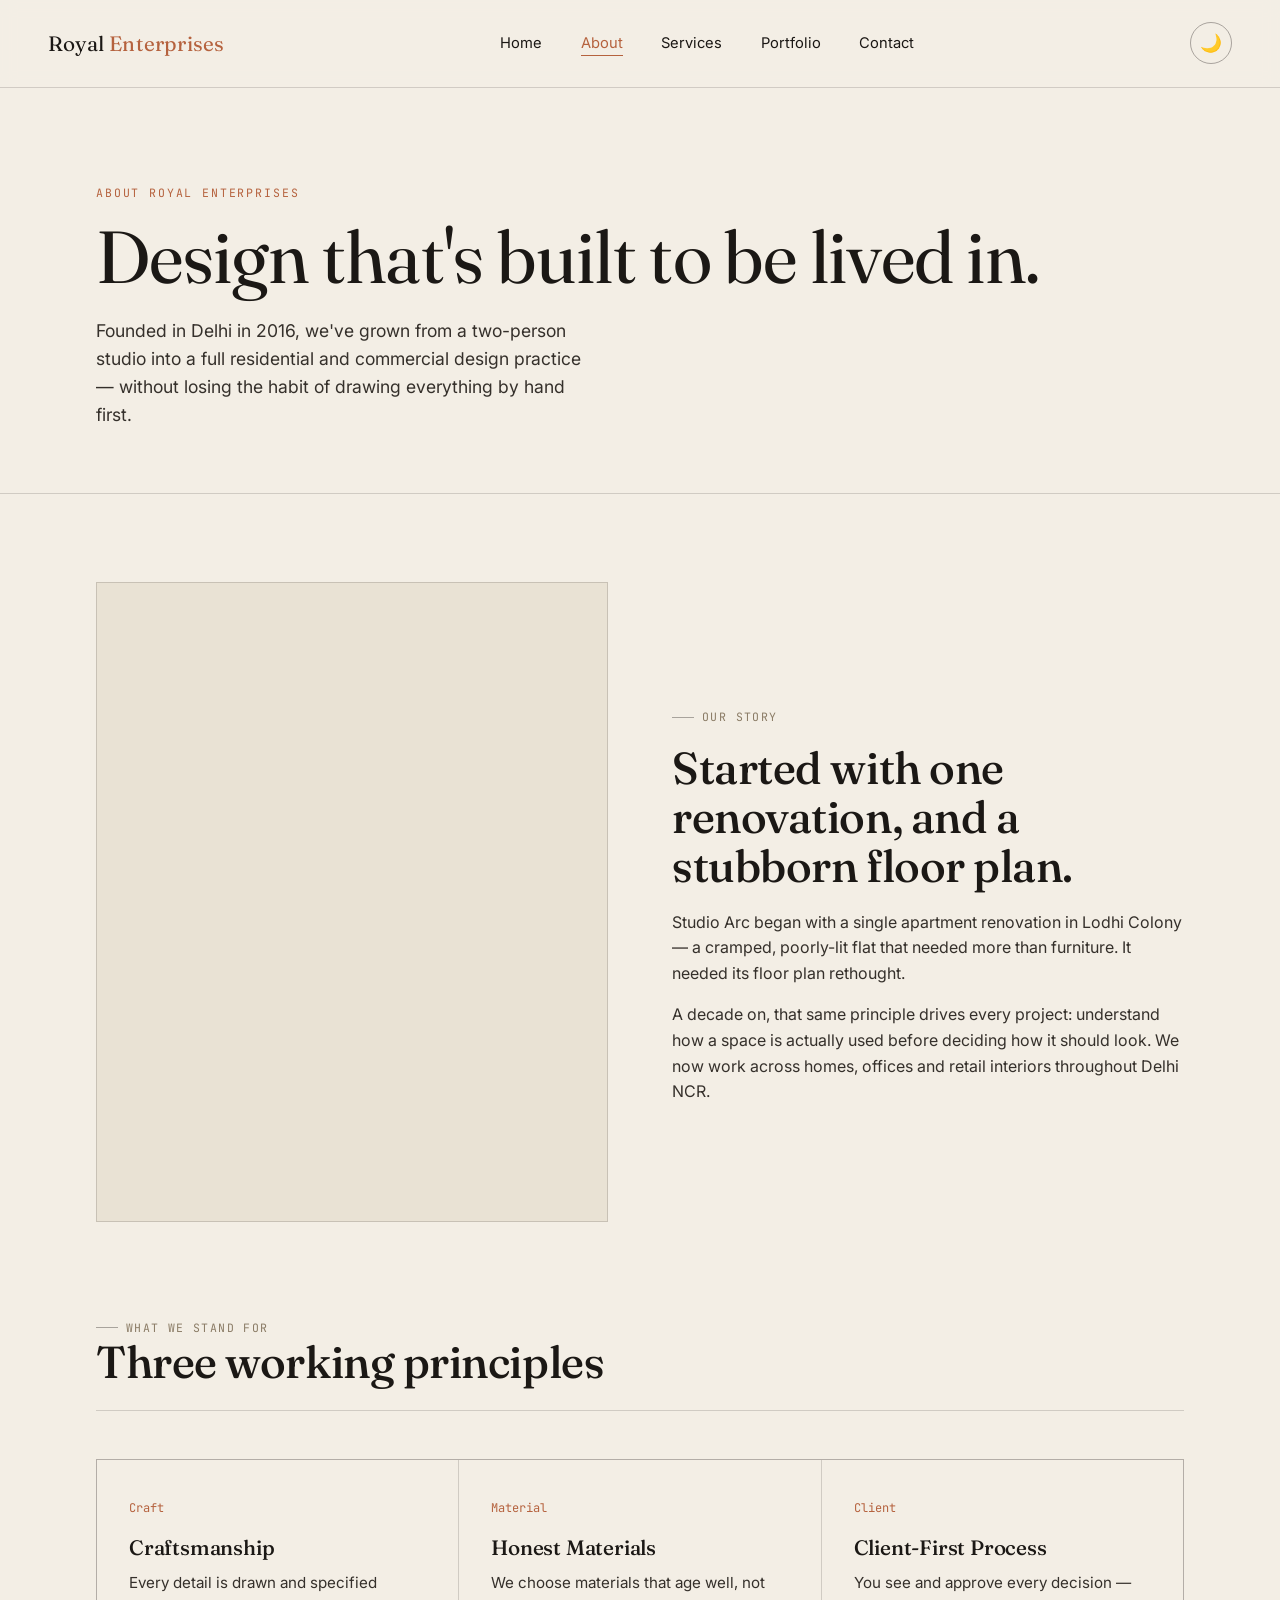
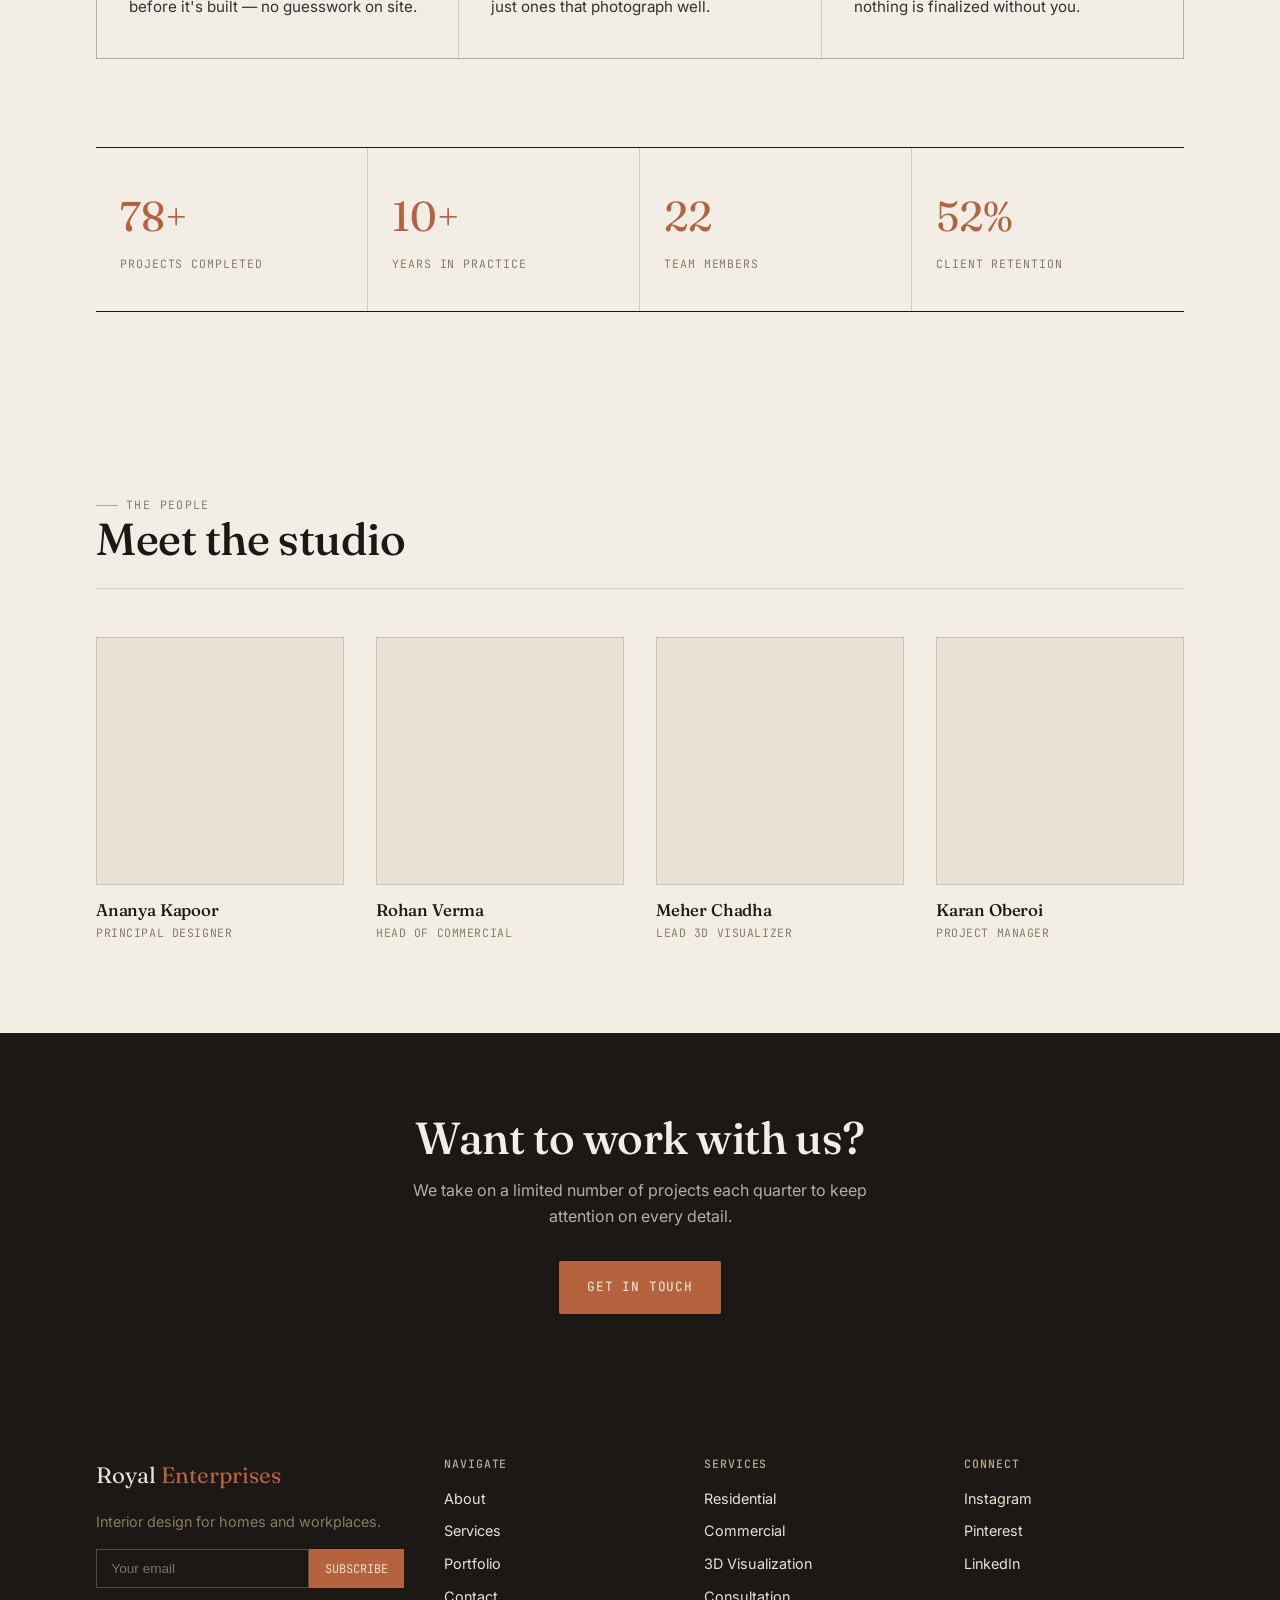
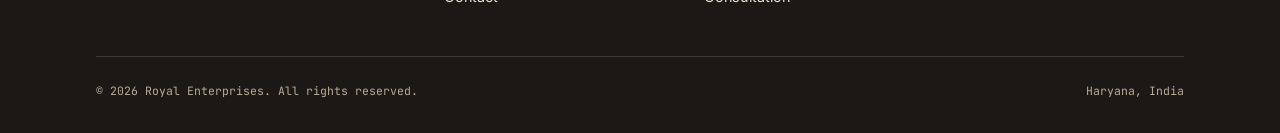
<file: about.html>
<!DOCTYPE html>
<html lang="en">
<head>
<meta charset="UTF-8">
<meta name="viewport" content="width=device-width, initial-scale=1.0">
<title>About | Royal Enterprises</title>
<link rel="stylesheet" href="style.css">
</head>
<body>

<header class="navbar">
  <a href="index.html" class="logo">Royal <span>Enterprises</span></a>
  <nav>
    <ul class="nav-links">
      <li><a href="index.html">Home</a></li>
      <li><a href="about.html" class="active">About</a></li>
      <li><a href="services.html">Services</a></li>
      <li><a href="portfolio.html">Portfolio</a></li>
      <li><a href="contact.html">Contact</a></li>
    </ul>
  </nav>
  <div class="navbar-actions">
    <button class="theme-toggle" id="themeToggle" type="button" aria-label="Switch to dark theme" aria-pressed="false">
      <span class="icon">🌙</span>
    </button>
    <button class="hamburger" id="hamburger" aria-label="Toggle menu">☰</button>
  </div>
</header>

<section class="page-hero">
  <div class="wrap">
    <span class="eyebrow">About Royal Enterprises</span>
    <h1>Design that's built to be lived in.</h1>
    <p class="lede" style="margin-top:1.2rem;">Founded in Delhi in 2016, we've grown from a two-person studio into a full residential and commercial design practice — without losing the habit of drawing everything by hand first.</p>
  </div>
</section>

<section class="section">
  <div class="wrap about-split reveal">
    <div class="about-visual"></div>
    <div>
      <span class="dim">Our story</span>
      <h2 style="margin:1rem 0 1.2rem;">Started with one renovation, and a stubborn floor plan.</h2>
      <p style="color:var(--ink-soft); margin-bottom:1rem;">Studio Arc began with a single apartment renovation in Lodhi Colony — a cramped, poorly-lit flat that needed more than furniture. It needed its floor plan rethought.</p>
      <p style="color:var(--ink-soft);">A decade on, that same principle drives every project: understand how a space is actually used before deciding how it should look. We now work across homes, offices and retail interiors throughout Delhi NCR.</p>
    </div>
  </div>
</section>

<section class="section" style="padding-top:0;">
  <div class="wrap">
    <div class="section-head">
      <div>
        <span class="dim">What we stand for</span>
        <h2>Three working principles</h2>
      </div>
    </div>
    <div class="grid-3 reveal">
      <div class="card">
        <span class="num">Craft</span>
        <h3>Craftsmanship</h3>
        <p>Every detail is drawn and specified before it's built — no guesswork on site.</p>
      </div>
      <div class="card">
        <span class="num">Material</span>
        <h3>Honest Materials</h3>
        <p>We choose materials that age well, not just ones that photograph well.</p>
      </div>
      <div class="card">
        <span class="num">Client</span>
        <h3>Client-First Process</h3>
        <p>You see and approve every decision — nothing is finalized without you.</p>
      </div>
    </div>
  </div>
</section>

<section class="section" style="padding-top:0;">
  <div class="wrap reveal">
    <div class="stats-row">
      <div class="stat">
        <span class="stat-num" data-count="150" data-suffix="+">0</span>
        <span class="stat-label">Projects Completed</span>
      </div>
      <div class="stat">
        <span class="stat-num" data-count="10" data-suffix="+">0</span>
        <span class="stat-label">Years in Practice</span>
      </div>
      <div class="stat">
        <span class="stat-num" data-count="22" data-suffix="">0</span>
        <span class="stat-label">Team Members</span>
      </div>
      <div class="stat">
        <span class="stat-num" data-count="98" data-suffix="%">0</span>
        <span class="stat-label">Client Retention</span>
      </div>
    </div>
  </div>
</section>

<section class="section">
  <div class="wrap">
    <div class="section-head">
      <div>
        <span class="dim">The people</span>
        <h2>Meet the studio</h2>
      </div>
    </div>
    <div class="team-grid reveal">
      <div class="team-card">
        <div class="avatar"></div>
        <h3>Ananya Kapoor</h3>
        <span class="role">Principal Designer</span>
      </div>
      <div class="team-card">
        <div class="avatar"></div>
        <h3>Rohan Verma</h3>
        <span class="role">Head of Commercial</span>
      </div>
      <div class="team-card">
        <div class="avatar"></div>
        <h3>Meher Chadha</h3>
        <span class="role">Lead 3D Visualizer</span>
      </div>
      <div class="team-card">
        <div class="avatar"></div>
        <h3>Karan Oberoi</h3>
        <span class="role">Project Manager</span>
      </div>
    </div>
  </div>
</section>

<section class="cta-banner">
  <h2>Want to work with us?</h2>
  <p>We take on a limited number of projects each quarter to keep attention on every detail.</p>
  <a href="contact.html" class="btn-primary">Get in Touch</a>
</section>

<footer>
  <div class="wrap">
    <div class="footer-grid">
      <div>
        <div class="footer-logo">Royal <span style="color:var(--clay)">Enterprises</span></div>
        <p style="font-size:0.9rem; color:var(--stone); max-width:32ch;">Interior design for homes and workplaces.</p>
        <div class="newsletter-row">
          <input type="email" placeholder="Your email" aria-label="Email for newsletter">
          <button>Subscribe</button>
        </div>
      </div>
      <div>
        <h4>Navigate</h4>
        <ul>
          <li><a href="about.html">About</a></li>
          <li><a href="services.html">Services</a></li>
          <li><a href="portfolio.html">Portfolio</a></li>
          <li><a href="contact.html">Contact</a></li>
        </ul>
      </div>
      <div>
        <h4>Services</h4>
        <ul>
          <li><a href="services.html">Residential</a></li>
          <li><a href="services.html">Commercial</a></li>
          <li><a href="services.html">3D Visualization</a></li>
          <li><a href="services.html">Consultation</a></li>
        </ul>
      </div>
      <div>
        <h4>Connect</h4>
        <ul>
          <li><a href="#">Instagram</a></li>
          <li><a href="#">Pinterest</a></li>
          <li><a href="#">LinkedIn</a></li>
        </ul>
      </div>
    </div>
    <div class="footer-bottom">
      <span>© 2026 Royal Enterprises. All rights reserved.</span>
      <span>Haryana, India</span>
    </div>
  </div>
</footer>

<script src="script.js"></script>
</body>
</html>
</file>
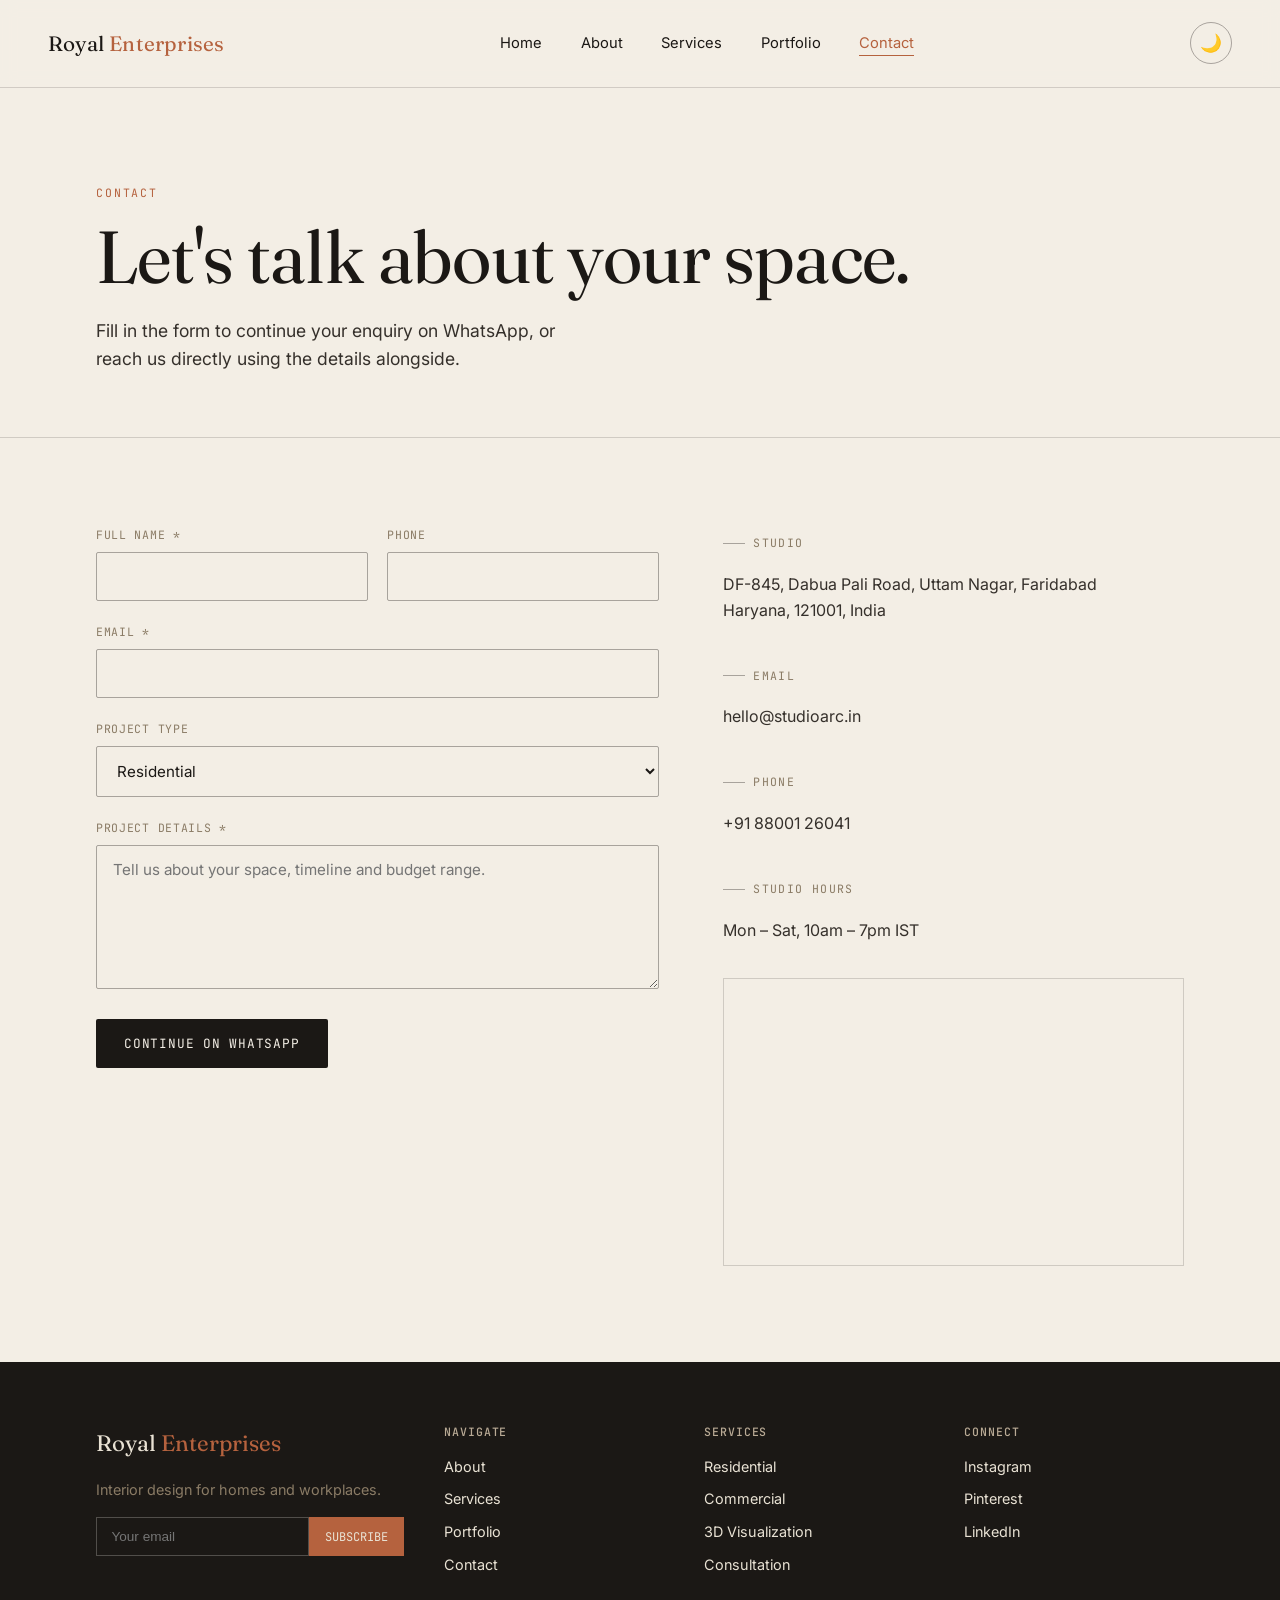
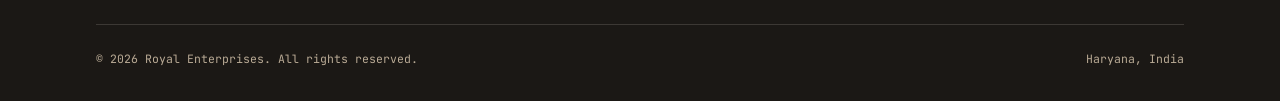
<file: contact.html>
<!DOCTYPE html>
<html lang="en">
<head>
<meta charset="UTF-8">
<meta name="viewport" content="width=device-width, initial-scale=1.0">
<title>Contact | Royal Enterprises</title>
<link rel="stylesheet" href="style.css">
</head>
<body>

<header class="navbar">
  <a href="index.html" class="logo">Royal <span>Enterprises</span></a>
  <nav>
    <ul class="nav-links">
      <li><a href="index.html">Home</a></li>
      <li><a href="about.html">About</a></li>
      <li><a href="services.html">Services</a></li>
      <li><a href="portfolio.html">Portfolio</a></li>
      <li><a href="contact.html" class="active">Contact</a></li>
    </ul>
  </nav>
  <div class="navbar-actions">
    <button class="theme-toggle" id="themeToggle" type="button" aria-label="Switch to dark theme" aria-pressed="false">
      <span class="icon">🌙</span>
    </button>
    <button class="hamburger" id="hamburger" aria-label="Toggle menu">☰</button>
  </div>
</header>

<section class="page-hero">
  <div class="wrap">
    <span class="eyebrow">Contact</span>
    <h1>Let's talk about your space.</h1>
    <p class="lede" style="margin-top:1.2rem;">Fill in the form to continue your enquiry on WhatsApp, or reach us directly using the details alongside.</p>
  </div>
</section>

<section class="section">
  <div class="wrap contact-split">

    <form id="contactForm" class="reveal" data-whatsapp-number="918800126041" novalidate>
      <div class="form-row">
        <div class="form-group">
          <label for="name">Full Name *</label>
          <input type="text" id="name" name="name" required>
        </div>
        <div class="form-group">
          <label for="phone">Phone</label>
          <input type="tel" id="phone" name="phone">
        </div>
      </div>

      <div class="form-group">
        <label for="email">Email *</label>
        <input type="email" id="email" name="email" required>
      </div>

      <div class="form-group">
        <label for="projectType">Project Type</label>
        <select id="projectType" name="projectType">
          <option value="residential">Residential</option>
          <option value="commercial">Commercial</option>
          <option value="consultation">Single Consultation</option>
          <option value="other">Other</option>
        </select>
      </div>

      <div class="form-group">
        <label for="message">Project Details *</label>
        <textarea id="message" name="message" rows="6" required placeholder="Tell us about your space, timeline and budget range."></textarea>
      </div>

      <button type="submit" class="btn-primary">Continue on WhatsApp</button>
      <div class="form-msg" id="formMsg"></div>
    </form>

    <div class="reveal">
      <div class="info-block">
        <span class="dim">Studio</span>
        <p style="margin-top:0.6rem;">DF-845, Dabua Pali Road, Uttam Nagar, Faridabad<br>Haryana, 121001, India</p>
      </div>
      <div class="info-block">
        <span class="dim">Email</span>
        <p style="margin-top:0.6rem;">hello@studioarc.in</p>
      </div>
      <div class="info-block">
        <span class="dim">Phone</span>
        <p style="margin-top:0.6rem;"><a href="https://wa.me/918800126041" target="_blank" rel="noopener">+91 88001 26041</a></p>
      </div>
      <div class="info-block">
        <span class="dim">Studio Hours</span>
        <p style="margin-top:0.6rem;">Mon – Sat, 10am – 7pm IST</p>
      </div>
      <iframe class="map-frame" title="Studio Arc location map"
        src="https://www.google.com/maps?q=Lodhi+Colony,New+Delhi&output=embed"
        loading="lazy" referrerpolicy="no-referrer-when-downgrade"></iframe>
    </div>

  </div>
</section>

<footer>
  <div class="wrap">
    <div class="footer-grid">
      <div>
        <div class="footer-logo">Royal <span style="color:var(--clay)">Enterprises</span></div>
        <p style="font-size:0.9rem; color:var(--stone); max-width:32ch;">Interior design for homes and workplaces.</p>
        <div class="newsletter-row">
          <input type="email" placeholder="Your email" aria-label="Email for newsletter">
          <button>Subscribe</button>
        </div>
      </div>
      <div>
        <h4>Navigate</h4>
        <ul>
          <li><a href="about.html">About</a></li>
          <li><a href="services.html">Services</a></li>
          <li><a href="portfolio.html">Portfolio</a></li>
          <li><a href="contact.html">Contact</a></li>
        </ul>
      </div>
      <div>
        <h4>Services</h4>
        <ul>
          <li><a href="services.html">Residential</a></li>
          <li><a href="services.html">Commercial</a></li>
          <li><a href="services.html">3D Visualization</a></li>
          <li><a href="services.html">Consultation</a></li>
        </ul>
      </div>
      <div>
        <h4>Connect</h4>
        <ul>
          <li><a href="#">Instagram</a></li>
          <li><a href="#">Pinterest</a></li>
          <li><a href="#">LinkedIn</a></li>
        </ul>
      </div>
    </div>
    <div class="footer-bottom">
      <span>© 2026 Royal Enterprises. All rights reserved.</span>
      <span>Haryana, India</span>
    </div>
  </div>
</footer>

<script src="script.js"></script>
</body>
</html>
</file>
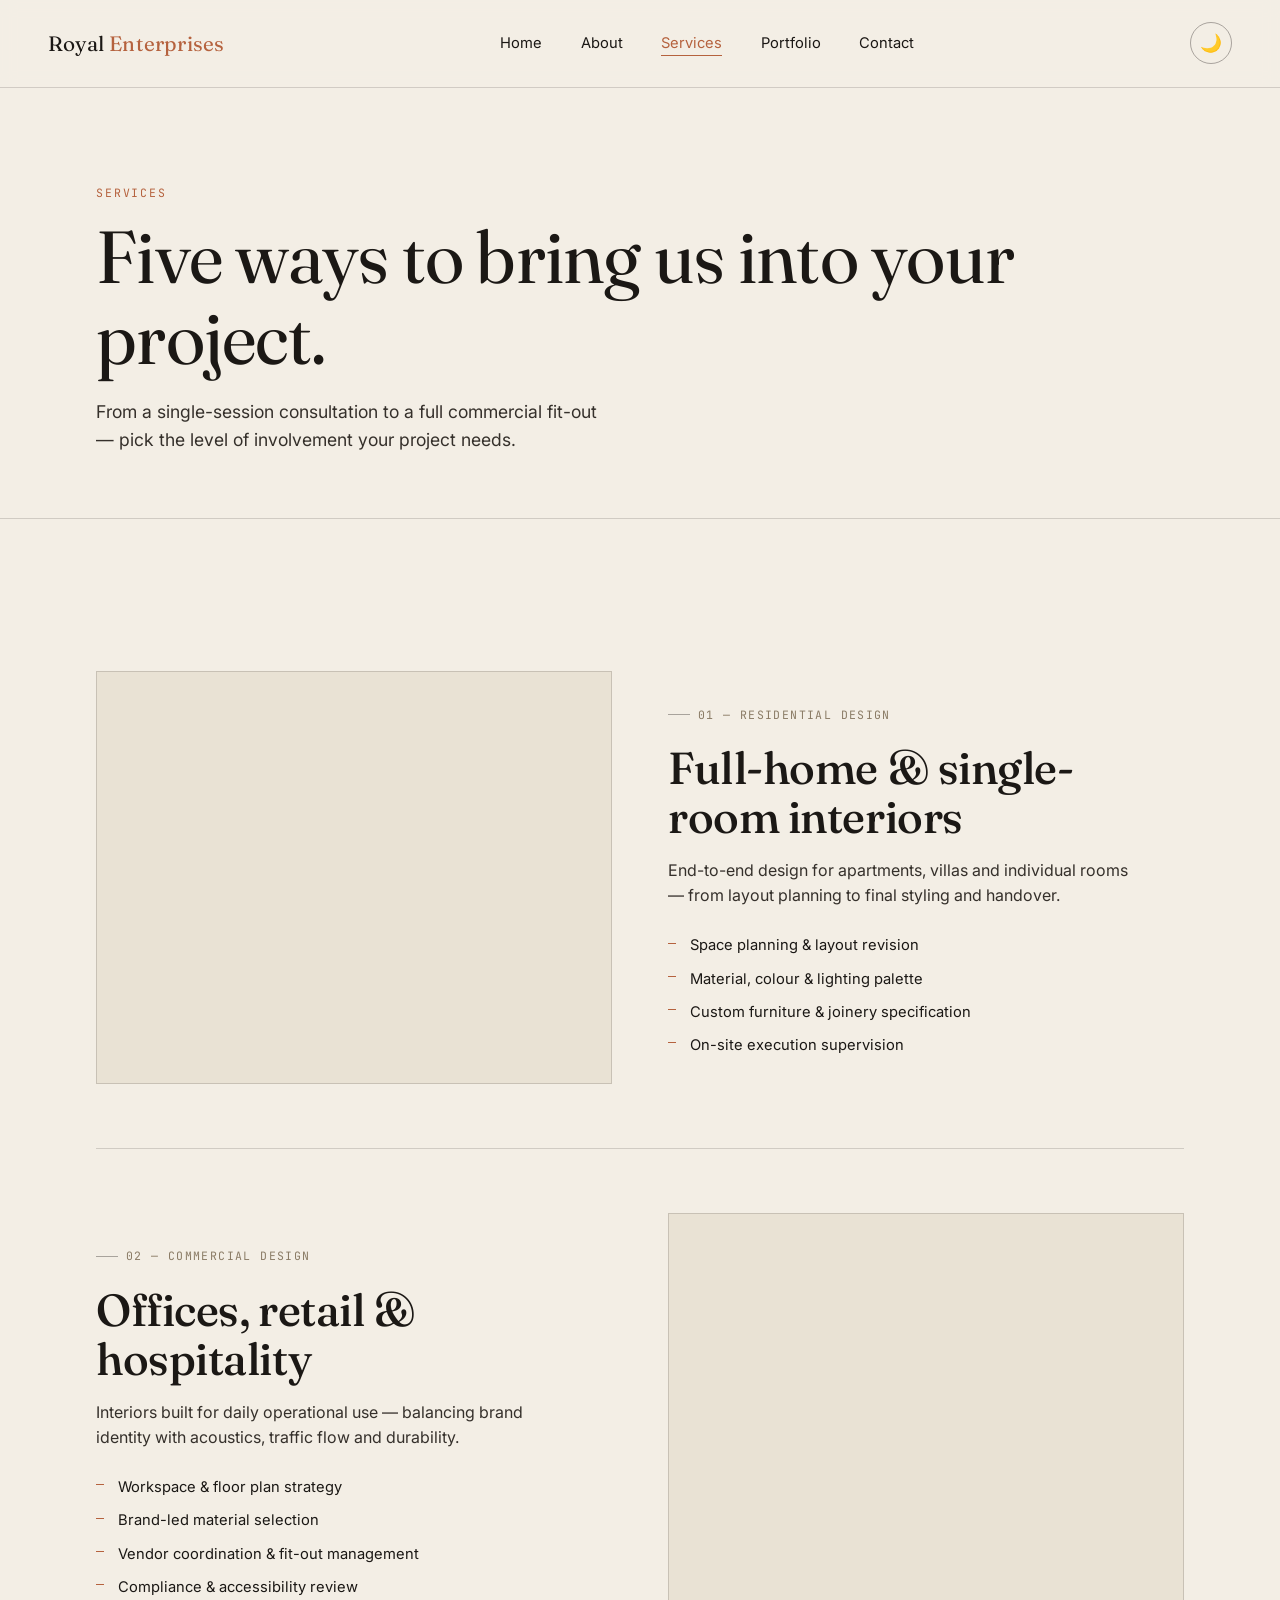
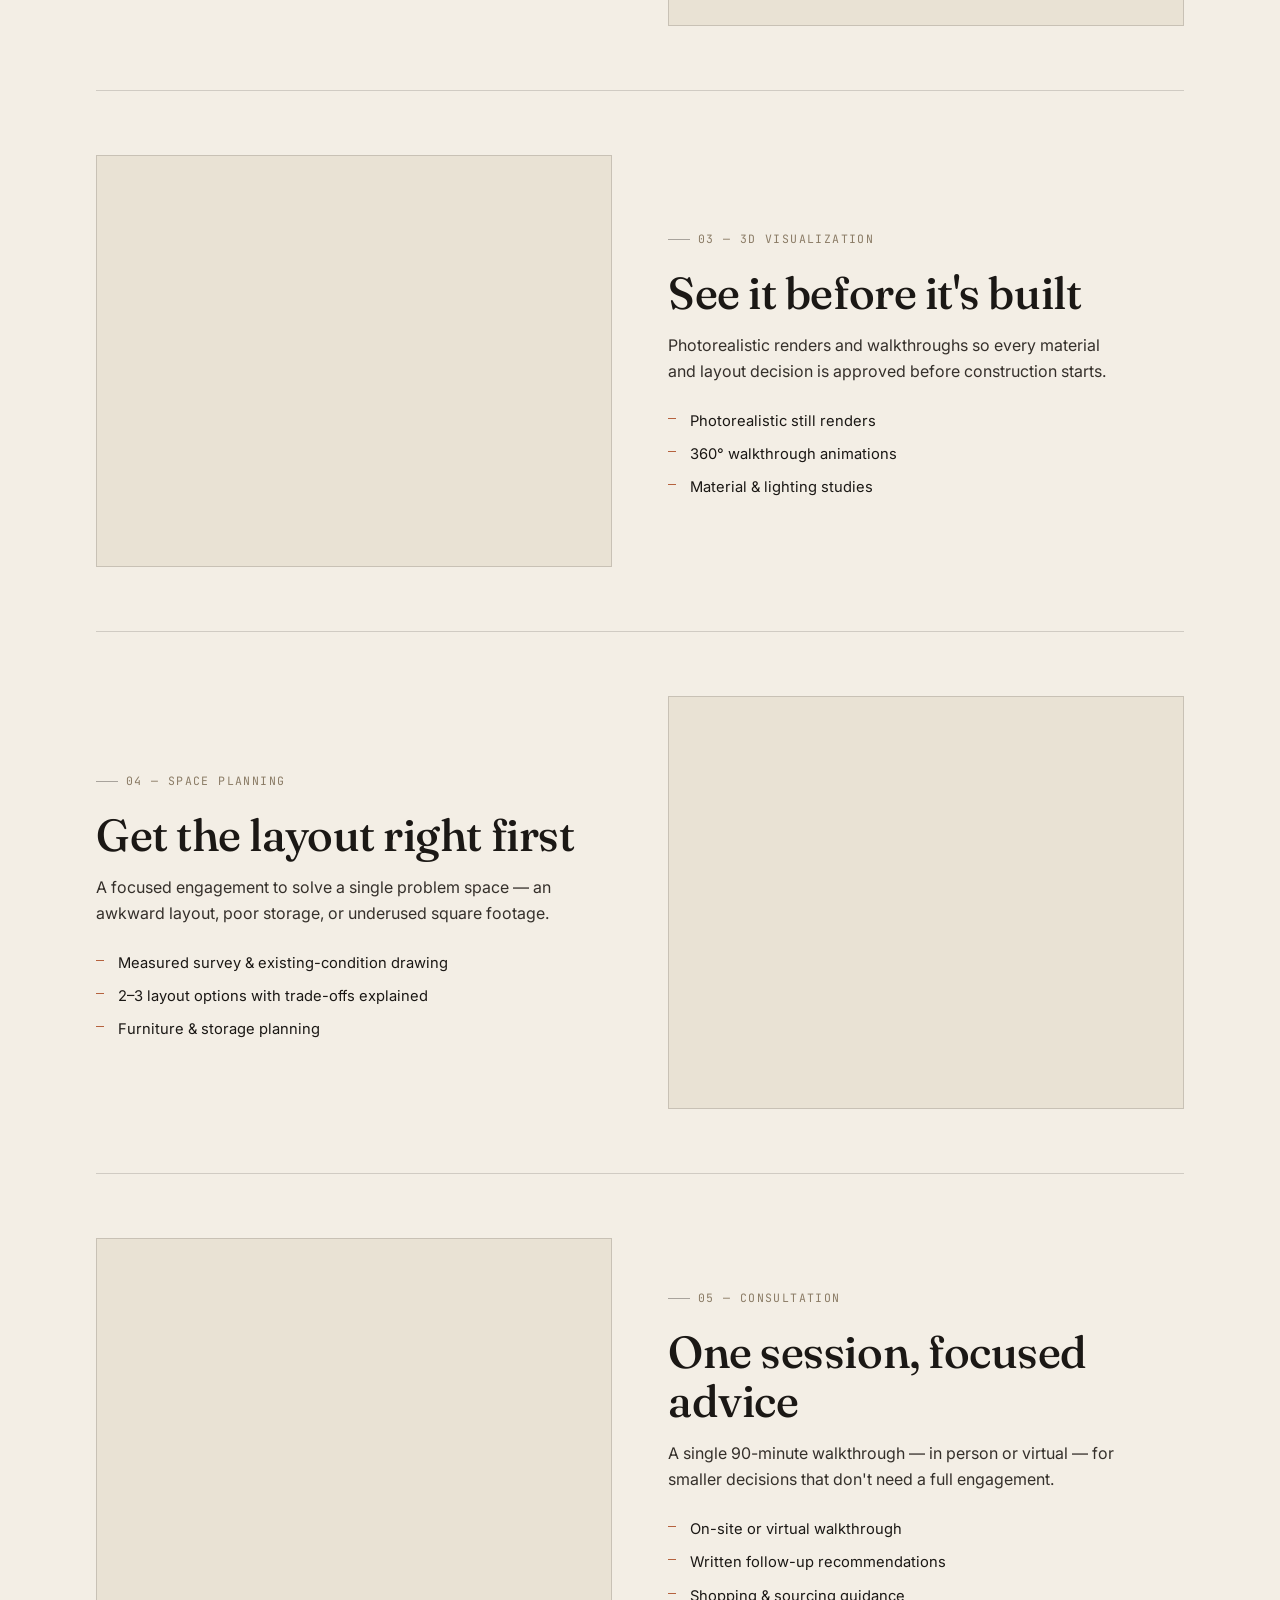
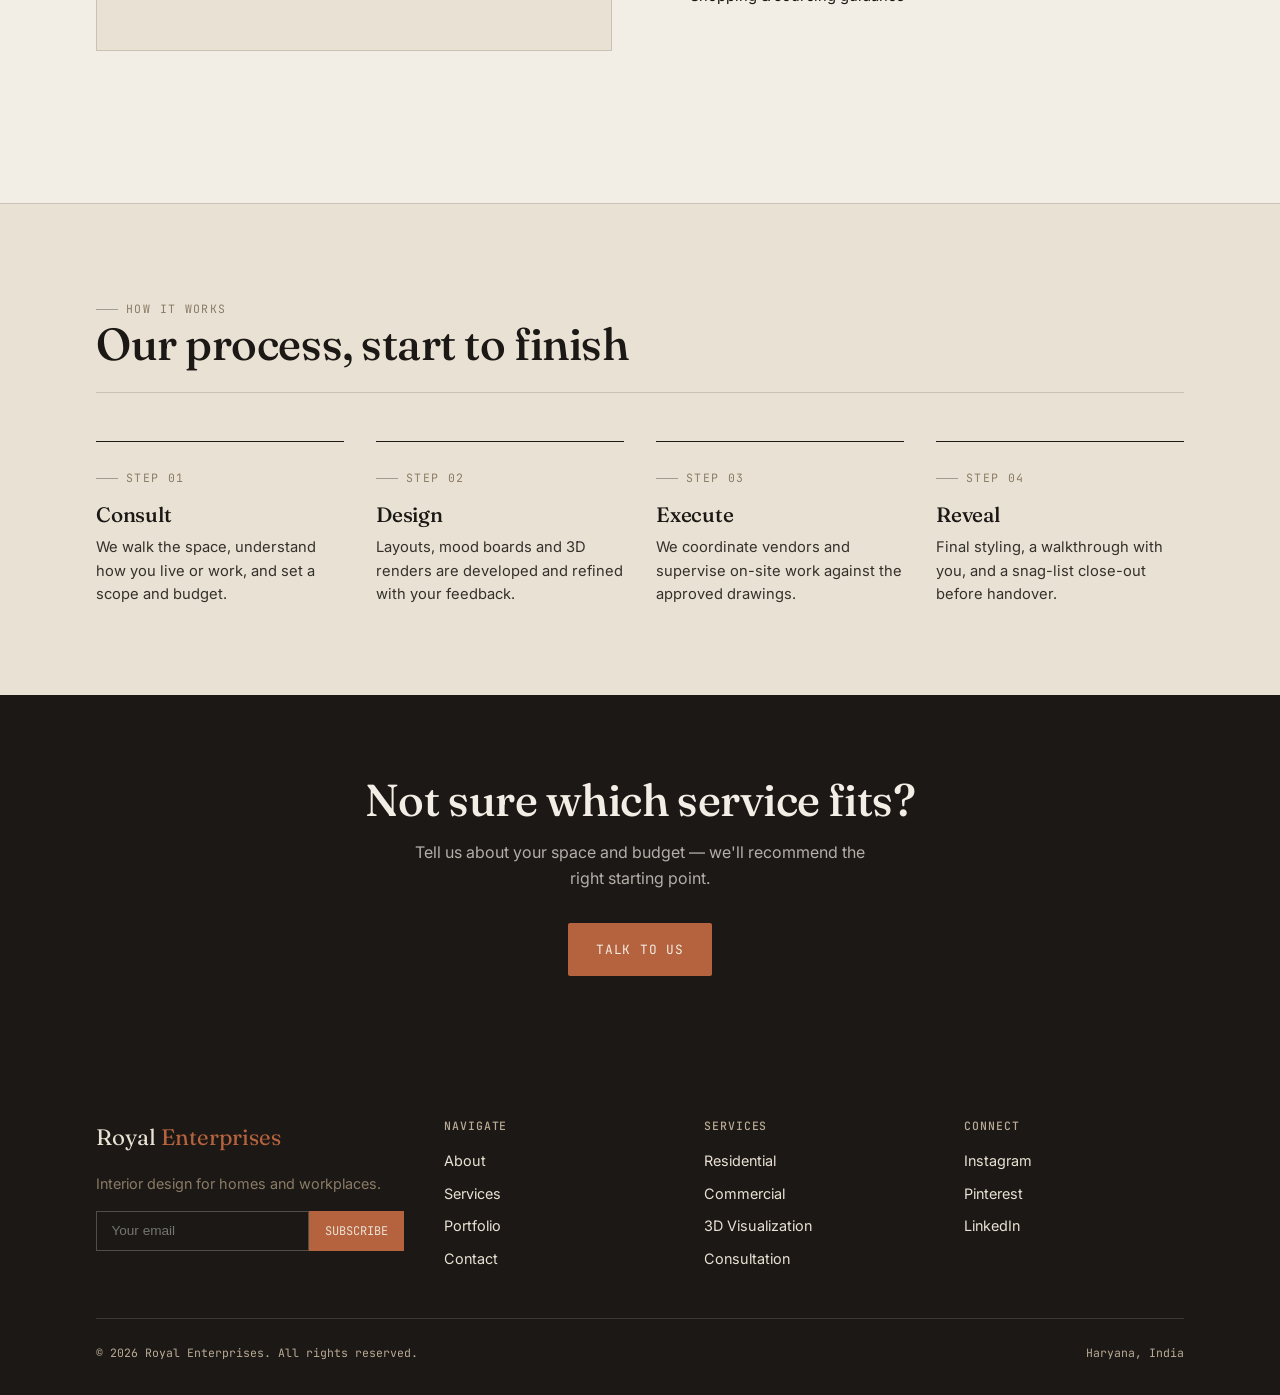
<file: services.html>
<!DOCTYPE html>
<html lang="en">
<head>
<meta charset="UTF-8">
<meta name="viewport" content="width=device-width, initial-scale=1.0">
<title>Services | Royal Enterprises</title>
<link rel="stylesheet" href="style.css">
</head>
<body>

<header class="navbar">
  <a href="index.html" class="logo">Royal <span>Enterprises</span></a>
  <nav>
    <ul class="nav-links">
      <li><a href="index.html">Home</a></li>
      <li><a href="about.html">About</a></li>
      <li><a href="services.html" class="active">Services</a></li>
      <li><a href="portfolio.html">Portfolio</a></li>
      <li><a href="contact.html">Contact</a></li>
    </ul>
  </nav>
  <div class="navbar-actions">
    <button class="theme-toggle" id="themeToggle" type="button" aria-label="Switch to dark theme" aria-pressed="false">
      <span class="icon">🌙</span>
    </button>
    <button class="hamburger" id="hamburger" aria-label="Toggle menu">☰</button>
  </div>
</header>

<section class="page-hero">
  <div class="wrap">
    <span class="eyebrow">Services</span>
    <h1>Five ways to bring us into your project.</h1>
    <p class="lede" style="margin-top:1.2rem;">From a single-session consultation to a full commercial fit-out — pick the level of involvement your project needs.</p>
  </div>
</section>

<section class="section">
  <div class="wrap">

    <div class="service-row reveal">
      <div class="service-visual"></div>
      <div class="service-copy">
        <span class="dim">01 — Residential Design</span>
        <h2>Full-home & single-room interiors</h2>
        <p>End-to-end design for apartments, villas and individual rooms — from layout planning to final styling and handover.</p>
        <ul class="service-list">
          <li>Space planning & layout revision</li>
          <li>Material, colour & lighting palette</li>
          <li>Custom furniture & joinery specification</li>
          <li>On-site execution supervision</li>
        </ul>
      </div>
    </div>

    <div class="service-row reverse reveal">
      <div class="service-visual"></div>
      <div class="service-copy">
        <span class="dim">02 — Commercial Design</span>
        <h2>Offices, retail & hospitality</h2>
        <p>Interiors built for daily operational use — balancing brand identity with acoustics, traffic flow and durability.</p>
        <ul class="service-list">
          <li>Workspace & floor plan strategy</li>
          <li>Brand-led material selection</li>
          <li>Vendor coordination & fit-out management</li>
          <li>Compliance & accessibility review</li>
        </ul>
      </div>
    </div>

    <div class="service-row reveal">
      <div class="service-visual"></div>
      <div class="service-copy">
        <span class="dim">03 — 3D Visualization</span>
        <h2>See it before it's built</h2>
        <p>Photorealistic renders and walkthroughs so every material and layout decision is approved before construction starts.</p>
        <ul class="service-list">
          <li>Photorealistic still renders</li>
          <li>360° walkthrough animations</li>
          <li>Material & lighting studies</li>
        </ul>
      </div>
    </div>

    <div class="service-row reverse reveal">
      <div class="service-visual"></div>
      <div class="service-copy">
        <span class="dim">04 — Space Planning</span>
        <h2>Get the layout right first</h2>
        <p>A focused engagement to solve a single problem space — an awkward layout, poor storage, or underused square footage.</p>
        <ul class="service-list">
          <li>Measured survey & existing-condition drawing</li>
          <li>2–3 layout options with trade-offs explained</li>
          <li>Furniture & storage planning</li>
        </ul>
      </div>
    </div>

    <div class="service-row reveal">
      <div class="service-visual"></div>
      <div class="service-copy">
        <span class="dim">05 — Consultation</span>
        <h2>One session, focused advice</h2>
        <p>A single 90-minute walkthrough — in person or virtual — for smaller decisions that don't need a full engagement.</p>
        <ul class="service-list">
          <li>On-site or virtual walkthrough</li>
          <li>Written follow-up recommendations</li>
          <li>Shopping & sourcing guidance</li>
        </ul>
      </div>
    </div>

  </div>
</section>

<section class="section" style="background:var(--plaster-dim); border-top:1px solid var(--line);">
  <div class="wrap">
    <div class="section-head">
      <div>
        <span class="dim">How it works</span>
        <h2>Our process, start to finish</h2>
      </div>
    </div>
    <div class="timeline reveal">
      <div class="timeline-step">
        <span class="dim">Step 01</span>
        <h3>Consult</h3>
        <p style="color:var(--ink-soft); font-size:0.92rem; margin-top:0.6rem;">We walk the space, understand how you live or work, and set a scope and budget.</p>
      </div>
      <div class="timeline-step">
        <span class="dim">Step 02</span>
        <h3>Design</h3>
        <p style="color:var(--ink-soft); font-size:0.92rem; margin-top:0.6rem;">Layouts, mood boards and 3D renders are developed and refined with your feedback.</p>
      </div>
      <div class="timeline-step">
        <span class="dim">Step 03</span>
        <h3>Execute</h3>
        <p style="color:var(--ink-soft); font-size:0.92rem; margin-top:0.6rem;">We coordinate vendors and supervise on-site work against the approved drawings.</p>
      </div>
      <div class="timeline-step">
        <span class="dim">Step 04</span>
        <h3>Reveal</h3>
        <p style="color:var(--ink-soft); font-size:0.92rem; margin-top:0.6rem;">Final styling, a walkthrough with you, and a snag-list close-out before handover.</p>
      </div>
    </div>
  </div>
</section>

<section class="cta-banner">
  <h2>Not sure which service fits?</h2>
  <p>Tell us about your space and budget — we'll recommend the right starting point.</p>
  <a href="contact.html" class="btn-primary">Talk to Us</a>
</section>

<footer>
  <div class="wrap">
    <div class="footer-grid">
      <div>
        <div class="footer-logo">Royal <span style="color:var(--clay)">Enterprises</span></div>
        <p style="font-size:0.9rem; color:var(--stone); max-width:32ch;">Interior design for homes and workplaces.</p>
        <div class="newsletter-row">
          <input type="email" placeholder="Your email" aria-label="Email for newsletter">
          <button>Subscribe</button>
        </div>
      </div>
      <div>
        <h4>Navigate</h4>
        <ul>
          <li><a href="about.html">About</a></li>
          <li><a href="services.html">Services</a></li>
          <li><a href="portfolio.html">Portfolio</a></li>
          <li><a href="contact.html">Contact</a></li>
        </ul>
      </div>
      <div>
        <h4>Services</h4>
        <ul>
          <li><a href="services.html">Residential</a></li>
          <li><a href="services.html">Commercial</a></li>
          <li><a href="services.html">3D Visualization</a></li>
          <li><a href="services.html">Consultation</a></li>
        </ul>
      </div>
      <div>
        <h4>Connect</h4>
        <ul>
          <li><a href="#">Instagram</a></li>
          <li><a href="#">Pinterest</a></li>
          <li><a href="#">LinkedIn</a></li>
        </ul>
      </div>
    </div>
    <div class="footer-bottom">
      <span>© 2026 Royal Enterprises. All rights reserved.</span>
      <span>Haryana, India</span>
    </div>
  </div>
</footer>

<script src="script.js"></script>
</body>
</html>
</file>
<file: style.css>
/* =========================================================
   STUDIO ARC — Interior Design Co.
   Design system: "Architectural Drawing"
   ========================================================= */

@import url('https://fonts.googleapis.com/css2?family=Fraunces:ital,opsz,wght@0,9..144,300;0,9..144,400;0,9..144,500;0,9..144,600;1,9..144,400&family=Inter:wght@300;400;500;600&family=JetBrains+Mono:wght@400;500&display=swap');

:root {
  /* Color tokens */
  --ink: #1B1815;
  --ink-soft: #35302B;
  --plaster: #F3EEE5;
  --plaster-dim: #E9E2D4;
  --clay: #B5623E;
  --clay-dim: #E8C4B4;
  --sage: #6B7561;
  --stone: #8A7B65;
  --line: rgba(27, 24, 21, 0.16);
  --line-strong: rgba(27, 24, 21, 0.35);
  --footer-bg: #1B1815;
  --footer-text: #E9E2D4;
  --footer-muted: #B9AA95;
  --footer-line: rgba(243, 238, 229, 0.15);
  --footer-input-line: rgba(243, 238, 229, 0.25);

  /* Type */
  --font-display: 'Fraunces', serif;
  --font-body: 'Inter', sans-serif;
  --font-mono: 'JetBrains Mono', monospace;

  /* Layout */
  --container: 1200px;
  --gutter: clamp(1.25rem, 4vw, 3rem);
}

body.theme-dark {
  --ink: #F4F0EA;
  --ink-soft: #CFC7BF;
  --plaster: #171411;
  --plaster-dim: #201D1A;
  --clay: #D7825C;
  --clay-dim: #5A3526;
  --sage: #A7B29B;
  --stone: #B7A894;
  --line: rgba(255, 255, 255, 0.12);
  --line-strong: rgba(255, 255, 255, 0.25);
  --footer-bg: #0F0D0B;
  --footer-text: #F4F0EA;
  --footer-muted: #CFC7BF;
  --footer-line: rgba(244, 240, 234, 0.16);
  --footer-input-line: rgba(244, 240, 234, 0.28);
}

* { margin: 0; padding: 0; box-sizing: border-box; }

html { scroll-behavior: smooth; }

body {
  background: var(--plaster);
  color: var(--ink);
  font-family: var(--font-body);
  font-weight: 400;
  line-height: 1.6;
  -webkit-font-smoothing: antialiased;
  transition: background-color 0.25s ease, color 0.25s ease;
}

@media (prefers-reduced-motion: reduce) {
  html { scroll-behavior: auto; }
  * { animation-duration: 0.01ms !important; transition-duration: 0.01ms !important; }
}

img { max-width: 100%; display: block; }
a { color: inherit; text-decoration: none; }
ul { list-style: none; }

:focus-visible {
  outline: 2px solid var(--clay);
  outline-offset: 3px;
}

.wrap {
  max-width: var(--container);
  margin: 0 auto;
  padding: 0 var(--gutter);
}

/* ---------- Dimension labels (the "signature" utility type) ---------- */
.dim {
  font-family: var(--font-mono);
  font-size: 0.72rem;
  letter-spacing: 0.12em;
  text-transform: uppercase;
  color: var(--stone);
  display: inline-flex;
  align-items: center;
  gap: 0.5rem;
}
.dim::before {
  content: '';
  width: 22px;
  height: 1px;
  background: var(--line-strong);
}

/* ---------- Headings ---------- */
h1, h2, h3, h4 {
  font-family: var(--font-display);
  font-weight: 500;
  line-height: 1.1;
  letter-spacing: -0.01em;
}
h1 { font-size: clamp(2.6rem, 6vw, 4.6rem); font-weight: 400; }
h2 { font-size: clamp(1.9rem, 4vw, 2.8rem); }
h3 { font-size: 1.3rem; }
.eyebrow {
  font-family: var(--font-mono);
  font-size: 0.72rem;
  letter-spacing: 0.16em;
  text-transform: uppercase;
  color: var(--clay);
  margin-bottom: 0.9rem;
  display: block;
}
.lede {
  font-size: 1.1rem;
  color: var(--ink-soft);
  max-width: 46ch;
}

/* =========================================================
   NAVBAR
   ========================================================= */
.navbar {
  position: sticky;
  top: 0;
  z-index: 100;
  display: flex;
  align-items: center;
  justify-content: space-between;
  padding: 1.4rem var(--gutter);
  background: rgba(243, 238, 229, 0.92);
  backdrop-filter: blur(8px);
  border-bottom: 1px solid var(--line);
}
body.theme-dark .navbar {
  background: rgba(23, 20, 17, 0.9);
}
.navbar-actions {
  display: flex;
  align-items: center;
  gap: 0.75rem;
}
.logo {
  font-family: var(--font-display);
  font-size: 1.3rem;
  letter-spacing: 0.01em;
}
.logo span { color: var(--clay); }
.theme-toggle {
  width: 42px;
  height: 42px;
  border-radius: 50%;
  border: 1px solid var(--line-strong);
  background: transparent;
  color: var(--ink);
  cursor: pointer;
  display: inline-flex;
  align-items: center;
  justify-content: center;
  transition: all 0.2s ease;
}
.theme-toggle:hover {
  border-color: var(--ink);
  background: rgba(181, 98, 62, 0.08);
}
.theme-toggle .icon {
  font-size: 1.1rem;
  line-height: 1;
}
.nav-links {
  display: flex;
  gap: 2.4rem;
  font-size: 0.92rem;
}
.nav-links a {
  position: relative;
  padding-bottom: 4px;
}
.nav-links a::after {
  content: '';
  position: absolute;
  left: 0; bottom: 0;
  width: 0; height: 1px;
  background: var(--clay);
  transition: width 0.25s ease;
}
.nav-links a:hover::after,
.nav-links a.active::after { width: 100%; }
.nav-links a.active { color: var(--clay); }

.hamburger {
  display: none;
  background: none;
  border: 1px solid var(--line-strong);
  border-radius: 4px;
  width: 40px; height: 40px;
  font-size: 1.1rem;
  cursor: pointer;
  color: var(--ink);
}

@media (max-width: 860px) {
  .nav-links {
    position: fixed;
    top: 68px; right: 0;
    flex-direction: column;
    background: var(--plaster);
    width: min(280px, 80vw);
    height: calc(100vh - 68px);
    padding: 2.5rem var(--gutter);
    gap: 1.8rem;
    border-left: 1px solid var(--line);
    transform: translateX(100%);
    transition: transform 0.3s ease;
  }
  .nav-links.active { transform: translateX(0); }
  .hamburger { display: block; }
}

/* =========================================================
   BUTTONS
   ========================================================= */
.btn-primary, .btn-secondary {
  display: inline-flex;
  align-items: center;
  gap: 0.6rem;
  font-family: var(--font-mono);
  font-size: 0.8rem;
  letter-spacing: 0.06em;
  text-transform: uppercase;
  padding: 0.95rem 1.7rem;
  border-radius: 2px;
  cursor: pointer;
  transition: all 0.25s ease;
  border: 1px solid transparent;
}
.btn-primary {
  background: var(--ink);
  color: var(--plaster);
}
.btn-primary:hover { background: var(--clay); }
.btn-secondary {
  border-color: var(--line-strong);
  color: var(--ink);
  background: transparent;
}
.btn-secondary:hover {
  border-color: var(--ink);
  background: var(--ink);
  color: var(--plaster);
}

/* =========================================================
   HERO (page banners)
   ========================================================= */
.page-hero {
  padding: 6rem var(--gutter) 4rem;
  border-bottom: 1px solid var(--line);
  position: relative;
  overflow: hidden;
}
.page-hero .wrap { position: relative; z-index: 1; }

/* Floor-plan line motif used as a recurring background texture */
.plan-lines {
  position: absolute;
  inset: 0;
  pointer-events: none;
  opacity: 0.5;
}

/* =========================================================
   HOME HERO
   ========================================================= */
.hero {
  min-height: 88vh;
  display: flex;
  align-items: center;
  padding: 0 var(--gutter);
  border-bottom: 1px solid var(--line);
  position: relative;
}
.hero-content { max-width: 720px; position: relative; z-index: 1; }
.hero-content p.lede { margin: 1.4rem 0 2.2rem; }
.hero-cta-row { display: flex; gap: 1rem; flex-wrap: wrap; }

.hero-plan {
  position: absolute;
  right: var(--gutter);
  top: 50%;
  transform: translateY(-50%);
  width: min(38vw, 460px);
  opacity: 0.9;
}
.hero-plan-line { stroke: var(--line-strong); }
.hero-plan-accent { fill: var(--clay); }
.hero-plan-label { fill: var(--stone); }
@media (max-width: 960px) { .hero-plan { display: none; } }

/* =========================================================
   GRID / CARD SYSTEMS
   ========================================================= */
.section { padding: 5.5rem var(--gutter); }
.section-head {
  display: flex;
  justify-content: space-between;
  align-items: flex-end;
  gap: 2rem;
  margin-bottom: 3rem;
  border-bottom: 1px solid var(--line);
  padding-bottom: 1.5rem;
}

.grid-3 {
  display: grid;
  grid-template-columns: repeat(3, 1fr);
  gap: 1px;
  background: var(--line);
  border: 1px solid var(--line);
}
.grid-4 {
  display: grid;
  grid-template-columns: repeat(4, 1fr);
  gap: 1px;
  background: var(--line);
  border: 1px solid var(--line);
}
@media (max-width: 960px) { .grid-3, .grid-4 { grid-template-columns: repeat(2, 1fr); } }
@media (max-width: 600px) { .grid-3, .grid-4 { grid-template-columns: 1fr; } }

.card {
  background: var(--plaster);
  padding: 2.4rem 2rem;
  transition: background 0.3s ease;
}
.card:hover { background: var(--plaster-dim); }
.card .num {
  font-family: var(--font-mono);
  font-size: 0.75rem;
  color: var(--clay);
  display: block;
  margin-bottom: 1.2rem;
}
.card h3 { margin-bottom: 0.7rem; }
.card p { color: var(--ink-soft); font-size: 0.95rem; }

/* Project / portfolio cards */
.project-grid {
  display: grid;
  grid-template-columns: repeat(3, 1fr);
  gap: var(--gutter);
}
@media (max-width: 960px) { .project-grid { grid-template-columns: repeat(2, 1fr); } }
@media (max-width: 640px) { .project-grid { grid-template-columns: 1fr; } }

.project-card { cursor: pointer; }
.project-thumb {
  aspect-ratio: 4/3;
  background: var(--plaster-dim);
  border: 1px solid var(--line);
  overflow: hidden;
  position: relative;
  margin-bottom: 1rem;
}
.project-thumb img {
  width: 100%; height: 100%; object-fit: cover;
  transition: transform 0.5s ease;
}
.project-card:hover .project-thumb img { transform: scale(1.06); }
.project-meta {
  display: flex;
  justify-content: space-between;
  align-items: baseline;
  font-family: var(--font-mono);
  font-size: 0.72rem;
  color: var(--stone);
  text-transform: uppercase;
  letter-spacing: 0.06em;
  margin-bottom: 0.4rem;
}
.project-card h3 { font-size: 1.15rem; }

/* Filter bar */
.filter-bar {
  display: flex;
  gap: 0.6rem;
  flex-wrap: wrap;
  margin-bottom: 3rem;
}
.filter-btn {
  font-family: var(--font-mono);
  font-size: 0.75rem;
  letter-spacing: 0.06em;
  text-transform: uppercase;
  padding: 0.6rem 1.1rem;
  border: 1px solid var(--line-strong);
  background: transparent;
  cursor: pointer;
  border-radius: 2px;
  transition: all 0.2s ease;
}
.filter-btn:hover { border-color: var(--ink); }
.filter-btn.active { background: var(--ink); color: var(--plaster); border-color: var(--ink); }

/* =========================================================
   ALTERNATING ROWS (services)
   ========================================================= */
.service-row {
  display: grid;
  grid-template-columns: 1fr 1fr;
  gap: 3.5rem;
  align-items: center;
  padding: 4rem 0;
  border-bottom: 1px solid var(--line);
}
.service-row:last-child { border-bottom: none; }
.service-row.reverse .service-visual { order: 2; }
.service-visual {
  aspect-ratio: 5/4;
  background: var(--plaster-dim);
  border: 1px solid var(--line);
}
.service-copy .dim { margin-bottom: 1.2rem; }
.service-copy h2 { margin-bottom: 1rem; }
.service-copy p { color: var(--ink-soft); margin-bottom: 1.6rem; max-width: 46ch; }
.service-list { display: flex; flex-direction: column; gap: 0.6rem; }
.service-list li {
  font-size: 0.92rem;
  padding-left: 1.4rem;
  position: relative;
}
.service-list li::before {
  content: '';
  position: absolute;
  left: 0; top: 0.55em;
  width: 8px; height: 1px;
  background: var(--clay);
}
@media (max-width: 800px) {
  .service-row, .service-row.reverse { grid-template-columns: 1fr; }
  .service-row.reverse .service-visual { order: 0; }
}

/* Process timeline */
.timeline {
  display: grid;
  grid-template-columns: repeat(4, 1fr);
  gap: 2rem;
}
@media (max-width: 800px) { .timeline { grid-template-columns: repeat(2, 1fr); } }
.timeline-step { border-top: 1px solid var(--ink); padding-top: 1.2rem; }
.timeline-step .dim { margin-bottom: 1rem; }

/* =========================================================
   TEAM / ABOUT
   ========================================================= */
.about-split {
  display: grid;
  grid-template-columns: 1fr 1fr;
  gap: 4rem;
  align-items: center;
}
@media (max-width: 800px) { .about-split { grid-template-columns: 1fr; } }
.about-visual {
  aspect-ratio: 4/5;
  background: var(--plaster-dim);
  border: 1px solid var(--line);
}

.stats-row {
  display: grid;
  grid-template-columns: repeat(4, 1fr);
  border-top: 1px solid var(--ink);
  border-bottom: 1px solid var(--ink);
}
@media (max-width: 700px) { .stats-row { grid-template-columns: repeat(2, 1fr); } }
.stat {
  padding: 2.2rem 1.5rem;
  border-right: 1px solid var(--line);
}
.stat:last-child { border-right: none; }
.stat .stat-num {
  font-family: var(--font-display);
  font-size: 2.6rem;
  color: var(--clay);
  display: block;
}
.stat .stat-label {
  font-family: var(--font-mono);
  font-size: 0.72rem;
  text-transform: uppercase;
  letter-spacing: 0.08em;
  color: var(--stone);
}

.team-grid {
  display: grid;
  grid-template-columns: repeat(4, 1fr);
  gap: 2rem;
}
@media (max-width: 900px) { .team-grid { grid-template-columns: repeat(2, 1fr); } }
.team-card .avatar {
  aspect-ratio: 1;
  background: var(--plaster-dim);
  border: 1px solid var(--line);
  margin-bottom: 1rem;
}
.team-card h3 { font-size: 1.05rem; }
.team-card .role {
  font-family: var(--font-mono);
  font-size: 0.72rem;
  text-transform: uppercase;
  color: var(--stone);
  letter-spacing: 0.05em;
}

/* =========================================================
   TESTIMONIALS
   ========================================================= */
.testimonial-slider {
  max-width: 720px;
  margin: 0 auto;
  text-align: center;
  position: relative;
  min-height: 220px;
}
.testimonial-slide {
  display: none;
  animation: fade 0.5s ease;
}
.testimonial-slide.active { display: block; }
@keyframes fade { from { opacity: 0; } to { opacity: 1; } }
.testimonial-slide p.quote {
  font-family: var(--font-display);
  font-style: italic;
  font-size: 1.4rem;
  line-height: 1.5;
  margin-bottom: 1.5rem;
}
.testimonial-slide .author { font-family: var(--font-mono); font-size: 0.8rem; color: var(--stone); }
.slider-dots { display: flex; justify-content: center; gap: 0.5rem; margin-top: 2rem; }
.slider-dots button {
  width: 8px; height: 8px;
  border-radius: 50%;
  border: 1px solid var(--line-strong);
  background: transparent;
  cursor: pointer;
  padding: 0;
}
.slider-dots button.active { background: var(--clay); border-color: var(--clay); }

/* =========================================================
   CONTACT
   ========================================================= */
.contact-split {
  display: grid;
  grid-template-columns: 1.1fr 0.9fr;
  gap: 4rem;
}
@media (max-width: 900px) { .contact-split { grid-template-columns: 1fr; } }

.form-group { margin-bottom: 1.4rem; }
.form-group label {
  display: block;
  font-family: var(--font-mono);
  font-size: 0.72rem;
  text-transform: uppercase;
  letter-spacing: 0.06em;
  color: var(--stone);
  margin-bottom: 0.5rem;
}
.form-group input,
.form-group select,
.form-group textarea {
  width: 100%;
  padding: 0.85rem 1rem;
  border: 1px solid var(--line-strong);
  background: transparent;
  font-family: var(--font-body);
  font-size: 0.95rem;
  color: var(--ink);
  border-radius: 2px;
}
.form-group input:focus,
.form-group select:focus,
.form-group textarea:focus {
  outline: none;
  border-color: var(--clay);
}
.form-row { display: grid; grid-template-columns: 1fr 1fr; gap: 1.2rem; }
@media (max-width: 500px) { .form-row { grid-template-columns: 1fr; } }
.form-msg {
  margin-top: 1rem;
  font-family: var(--font-mono);
  font-size: 0.82rem;
  padding: 0.8rem 1rem;
  border-left: 2px solid var(--sage);
  display: none;
}
.form-msg.show { display: block; }
.form-msg.error { border-left-color: var(--clay); }

.info-block { margin-bottom: 2.2rem; }
.info-block .dim { margin-bottom: 0.6rem; }
.info-block p { color: var(--ink-soft); }
.map-frame {
  width: 100%;
  aspect-ratio: 16/10;
  border: 1px solid var(--line);
  filter: grayscale(60%) contrast(1.05);
}

/* =========================================================
   PROJECT DETAIL
   ========================================================= */
.detail-header {
  display: grid;
  grid-template-columns: 2fr 1fr;
  gap: 3rem;
  padding-bottom: 3rem;
  border-bottom: 1px solid var(--line);
}
@media (max-width: 800px) { .detail-header { grid-template-columns: 1fr; } }
.spec-list { display: flex; flex-direction: column; gap: 1rem; }
.spec-list .spec {
  display: flex;
  justify-content: space-between;
  border-bottom: 1px solid var(--line);
  padding-bottom: 0.8rem;
  font-size: 0.92rem;
}
.spec-list .spec .k { font-family: var(--font-mono); font-size: 0.72rem; text-transform: uppercase; color: var(--stone); }

.gallery-main {
  aspect-ratio: 16/9;
  background: var(--plaster-dim);
  border: 1px solid var(--line);
  margin: 2.5rem 0 1rem;
  overflow: hidden;
}
.gallery-main img { width: 100%; height: 100%; object-fit: cover; }
.gallery-thumbs { display: flex; gap: 0.8rem; }
.gallery-thumbs img {
  width: 100px; height: 70px; object-fit: cover;
  border: 1px solid var(--line);
  cursor: pointer;
  opacity: 0.6;
  transition: opacity 0.2s ease;
}
.gallery-thumbs img:hover, .gallery-thumbs img.active { opacity: 1; }

/* Before / after slider */
.ba-slider {
  position: relative;
  aspect-ratio: 16/9;
  overflow: hidden;
  border: 1px solid var(--line);
  user-select: none;
  margin: 2rem 0;
}
.ba-slider img {
  position: absolute; inset: 0;
  width: 100%; height: 100%; object-fit: cover;
}
.ba-after { clip-path: inset(0 0 0 50%); }
.ba-handle {
  position: absolute;
  top: 0; bottom: 0;
  left: 50%;
  width: 2px;
  background: var(--plaster);
  cursor: ew-resize;
  transform: translateX(-1px);
}
.ba-handle::after {
  content: '↔';
  position: absolute;
  top: 50%; left: 50%;
  transform: translate(-50%, -50%);
  width: 34px; height: 34px;
  background: var(--plaster);
  border-radius: 50%;
  display: flex; align-items: center; justify-content: center;
  font-size: 0.9rem;
}
.ba-label {
  position: absolute;
  bottom: 12px;
  font-family: var(--font-mono);
  font-size: 0.7rem;
  text-transform: uppercase;
  background: rgba(27,24,21,0.7);
  color: var(--plaster);
  padding: 4px 8px;
}
.ba-label.before-label { left: 12px; }
.ba-label.after-label { right: 12px; }

/* =========================================================
   CTA BANNER
   ========================================================= */
.cta-banner {
  background: var(--ink);
  color: var(--plaster);
  padding: 5rem var(--gutter);
  text-align: center;
}
.cta-banner h2 { margin-bottom: 1rem; }
.cta-banner p { color: rgba(243,238,229,0.7); max-width: 46ch; margin: 0 auto 2rem; }
.cta-banner .btn-primary { background: var(--clay); }
.cta-banner .btn-primary:hover { background: var(--plaster); color: var(--ink); }

/* =========================================================
   FOOTER
   ========================================================= */
footer {
  background: var(--footer-bg);
  color: var(--footer-text);
  padding: 4rem var(--gutter) 2rem;
}
.footer-grid {
  display: grid;
  grid-template-columns: 1.4fr 1fr 1fr 1fr;
  gap: 2.5rem;
  padding-bottom: 3rem;
  border-bottom: 1px solid var(--footer-line);
}
@media (max-width: 800px) { .footer-grid { grid-template-columns: 1fr 1fr; } }
.footer-grid h4 {
  font-family: var(--font-mono);
  font-size: 0.72rem;
  text-transform: uppercase;
  letter-spacing: 0.08em;
  color: var(--footer-muted);
  margin-bottom: 1rem;
  font-weight: 500;
}
.footer-grid ul { display: flex; flex-direction: column; gap: 0.6rem; font-size: 0.9rem; }
.footer-grid ul a:hover { color: var(--clay); }
.footer-logo { font-family: var(--font-display); font-size: 1.4rem; margin-bottom: 1rem; }
.newsletter-row { display: flex; gap: 0; margin-top: 1rem; }
.newsletter-row input {
  flex: 1;
  padding: 0.7rem 0.9rem;
  border: 1px solid var(--footer-input-line);
  background: transparent;
  color: var(--footer-text);
  font-size: 0.85rem;
}
.newsletter-row button {
  padding: 0.7rem 1rem;
  background: var(--clay);
  border: none;
  color: var(--footer-text);
  cursor: pointer;
  font-family: var(--font-mono);
  font-size: 0.75rem;
  text-transform: uppercase;
}
.footer-bottom {
  display: flex;
  justify-content: space-between;
  align-items: center;
  padding-top: 1.6rem;
  font-family: var(--font-mono);
  font-size: 0.72rem;
  color: var(--footer-muted);
  flex-wrap: wrap;
  gap: 1rem;
}

/* Scroll reveal utility */
.reveal {
  opacity: 0;
  transform: translateY(24px);
  transition: opacity 0.7s ease, transform 0.7s ease;
}
.reveal.in-view { opacity: 1; transform: translateY(0); }
</file>
